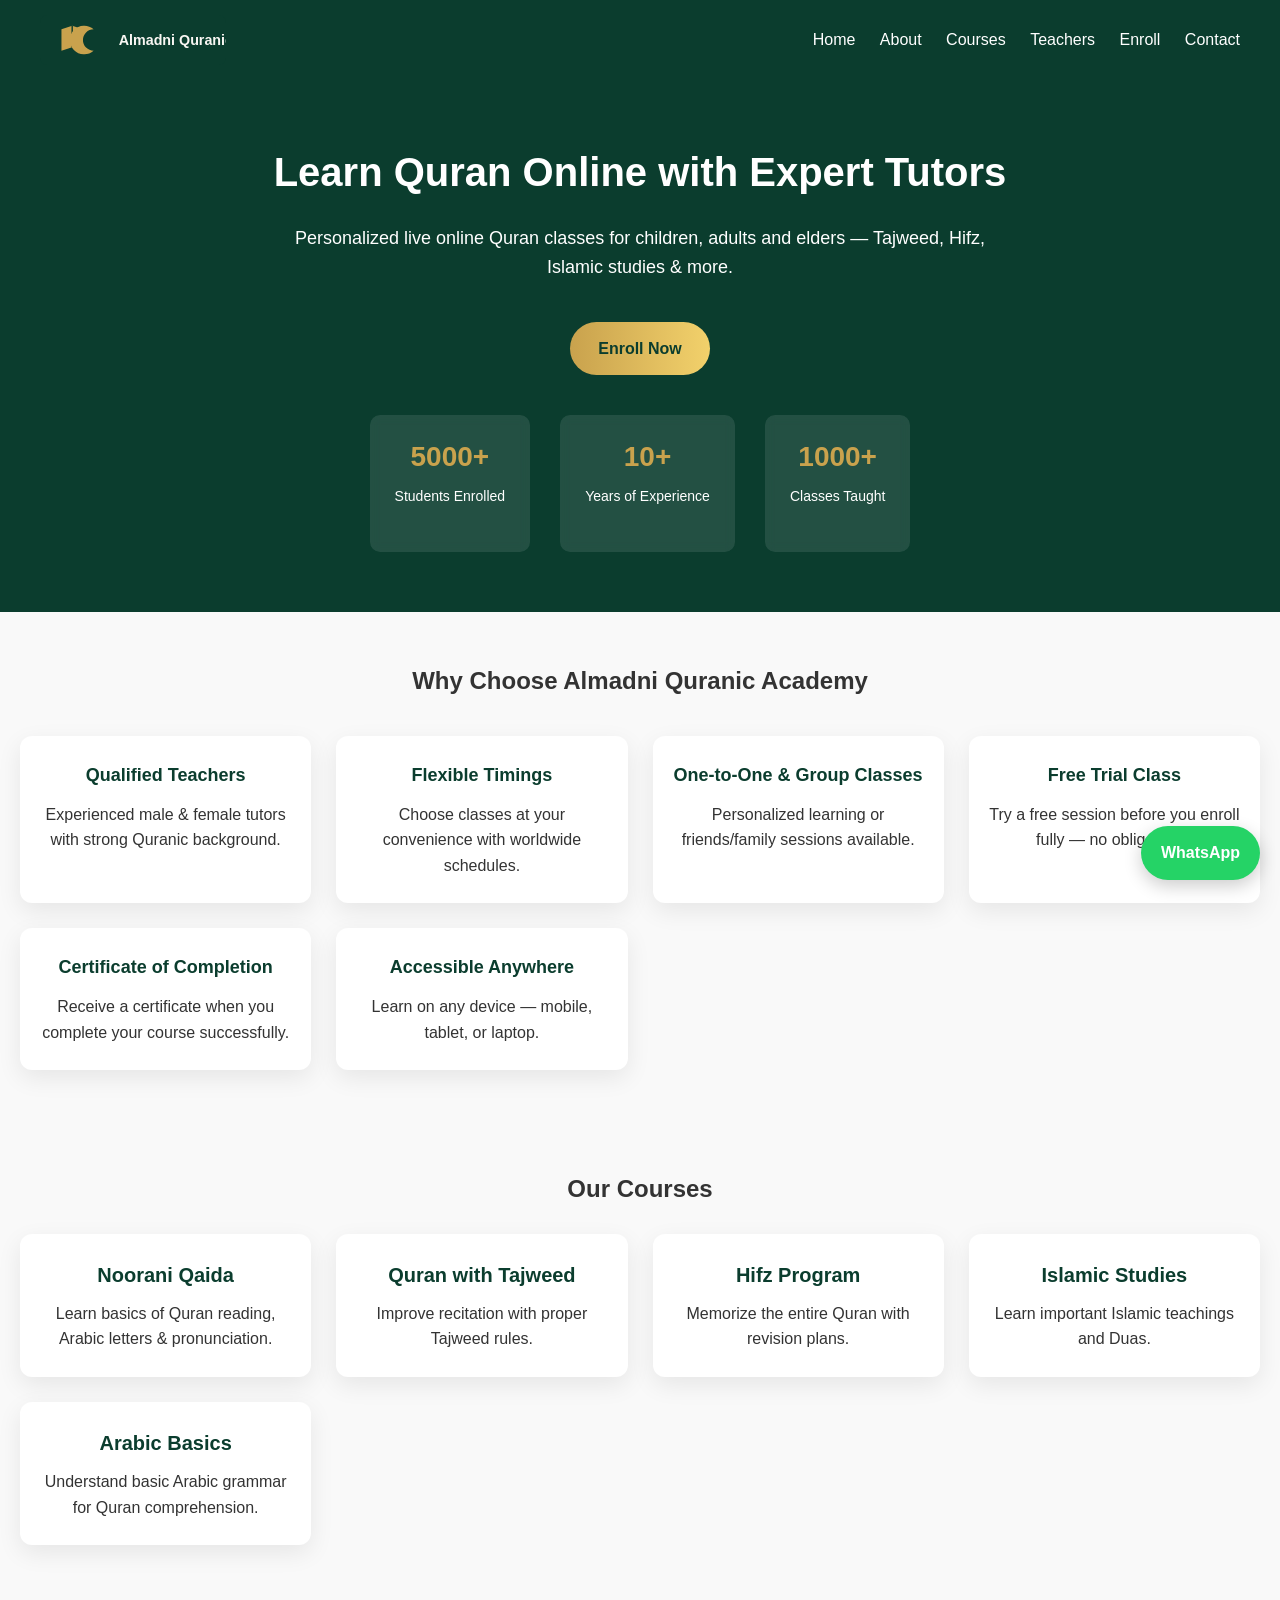
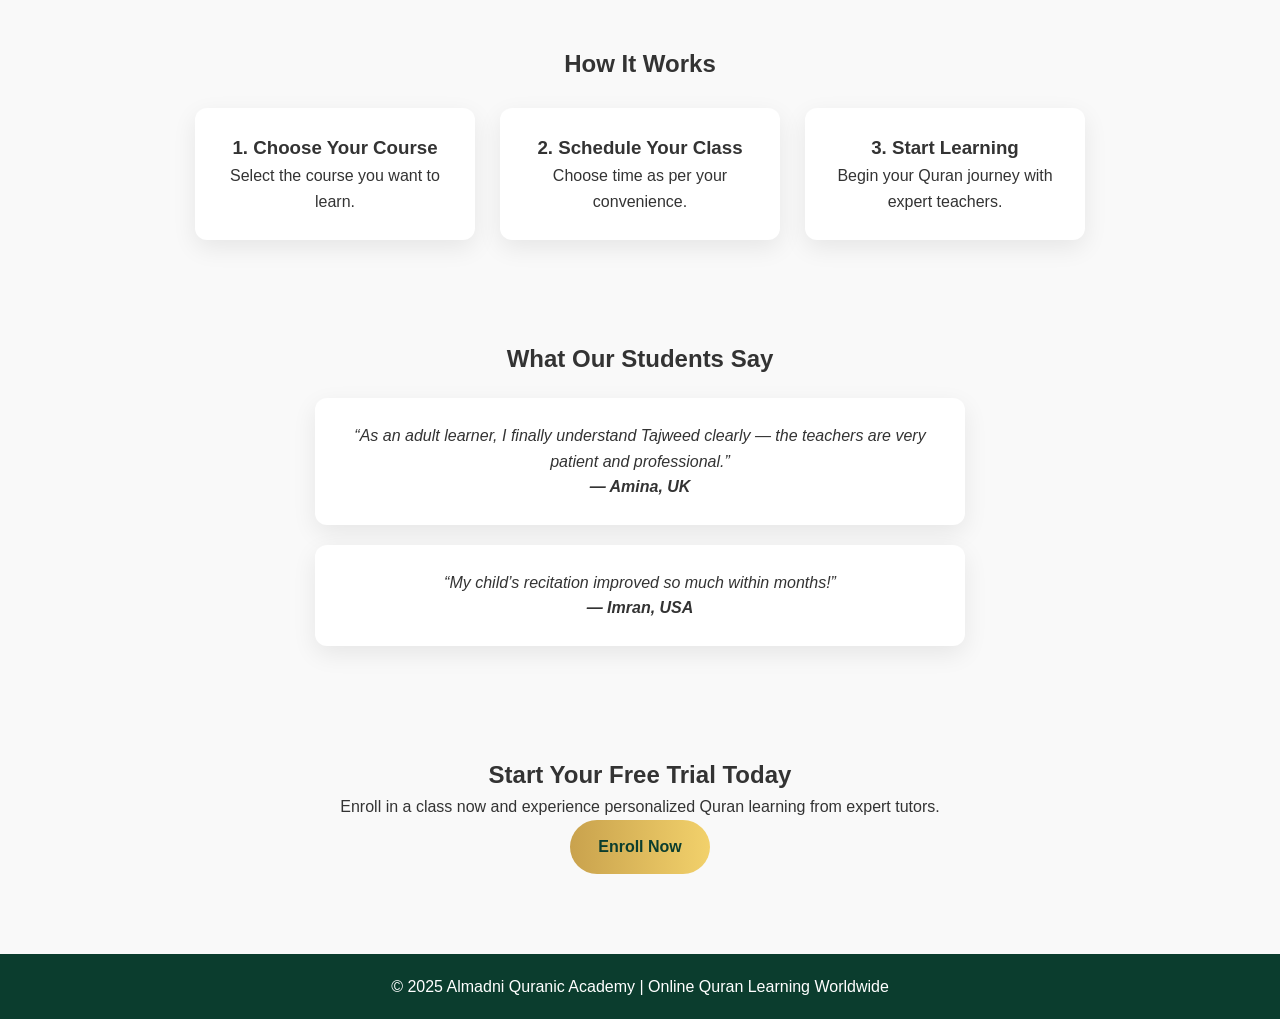
<file: index.html>
<!DOCTYPE html>
<html lang="en">
  <head>
    <meta charset="UTF-8" />
    <meta name="viewport" content="width=device-width, initial-scale=1.0" />
    <title>Almadni Quranic Academy</title>
    <link rel="stylesheet" href="css/style.css" />
    <link rel="icon" type="image/svg+xml" href="images/favicon.svg" />
  </head>
  <body>
    <!-- HEADER -->
    <header class="header">
      <img
        src="images/logo.svg"
        alt="Almadni Quranic Academy Logo"
        height="50"
      />
      <nav>
        <a href="index.html">Home</a>
        <a href="about.html">About</a>
        <a href="courses.html">Courses</a>
        <a href="teachers.html">Teachers</a>
        <a href="enroll.html">Enroll</a>
        <a href="contact.html">Contact</a>
      </nav>
    </header>

    <!-- HERO -->
    <section class="hero-advanced">
      <h1>Learn Quran Online with Expert Tutors</h1>
      <p>
        Personalized live online Quran classes for children, adults and elders —
        Tajweed, Hifz, Islamic studies & more.
      </p>
      <a href="enroll.html" class="btn hero-btn">Enroll Now</a>

      <div class="academy-stats">
        <div class="stat-box">
          <h3>5000+</h3>
          <p>Students Enrolled</p>
        </div>
        <div class="stat-box">
          <h3>10+</h3>
          <p>Years of Experience</p>
        </div>
        <div class="stat-box">
          <h3>1000+</h3>
          <p>Classes Taught</p>
        </div>
      </div>
    </section>

    <!-- WHY CHOOSE US -->
    <section class="why-choose">
      <h2>Why Choose Almadni Quranic Academy</h2>
      <div class="features-grid">
        <div class="feature-card">
          <h3>Qualified Teachers</h3>
          <p>
            Experienced male & female tutors with strong Quranic background.
          </p>
        </div>
        <div class="feature-card">
          <h3>Flexible Timings</h3>
          <p>Choose classes at your convenience with worldwide schedules.</p>
        </div>
        <div class="feature-card">
          <h3>One‑to‑One & Group Classes</h3>
          <p>Personalized learning or friends/family sessions available.</p>
        </div>
        <div class="feature-card">
          <h3>Free Trial Class</h3>
          <p>Try a free session before you enroll fully — no obligations.</p>
        </div>
        <div class="feature-card">
          <h3>Certificate of Completion</h3>
          <p>
            Receive a certificate when you complete your course successfully.
          </p>
        </div>
        <div class="feature-card">
          <h3>Accessible Anywhere</h3>
          <p>Learn on any device — mobile, tablet, or laptop.</p>
        </div>
      </div>
    </section>

    <!-- COURSES -->
    <section class="courses-advanced">
      <h2>Our Courses</h2>
      <div class="courses-grid">
        <div class="course-card">
          <h3>Noorani Qaida</h3>
          <p>Learn basics of Quran reading, Arabic letters & pronunciation.</p>
        </div>
        <div class="course-card">
          <h3>Quran with Tajweed</h3>
          <p>Improve recitation with proper Tajweed rules.</p>
        </div>
        <div class="course-card">
          <h3>Hifz Program</h3>
          <p>Memorize the entire Quran with revision plans.</p>
        </div>
        <div class="course-card">
          <h3>Islamic Studies</h3>
          <p>Learn important Islamic teachings and Duas.</p>
        </div>
        <div class="course-card">
          <h3>Arabic Basics</h3>
          <p>Understand basic Arabic grammar for Quran comprehension.</p>
        </div>
      </div>
    </section>

    <!-- HOW IT WORKS -->
    <section class="how-it-works">
      <h2>How It Works</h2>
      <div class="steps-grid">
        <div class="step-box">
          <h3>1. Choose Your Course</h3>
          <p>Select the course you want to learn.</p>
        </div>
        <div class="step-box">
          <h3>2. Schedule Your Class</h3>
          <p>Choose time as per your convenience.</p>
        </div>
        <div class="step-box">
          <h3>3. Start Learning</h3>
          <p>Begin your Quran journey with expert teachers.</p>
        </div>
      </div>
    </section>

    <!-- TESTIMONIALS -->
    <section class="testimonials">
      <h2>What Our Students Say</h2>
      <div class="testimonial-card">
        <p>
          “As an adult learner, I finally understand Tajweed clearly — the
          teachers are very patient and professional.”
        </p>
        <h4>— Amina, UK</h4>
      </div>
      <div class="testimonial-card">
        <p>“My child’s recitation improved so much within months!”</p>
        <h4>— Imran, USA</h4>
      </div>
    </section>

    <!-- ENROLL CTA -->
    <section style="text-align: center; padding: 40px 20px">
      <h2>Start Your Free Trial Today</h2>
      <p>
        Enroll in a class now and experience personalized Quran learning from
        expert tutors.
      </p>
      <a href="enroll.html" class="btn">Enroll Now</a>
    </section>

    <!-- FOOTER -->
    <footer>
      <p>© 2025 Almadni Quranic Academy | Online Quran Learning Worldwide</p>
    </footer>

    <!-- WhatsApp Button -->
    <a href="https://wa.me/923167577929" class="whatsapp-btn" target="_blank"
      >WhatsApp</a
    >
  </body>
</html>
</file>
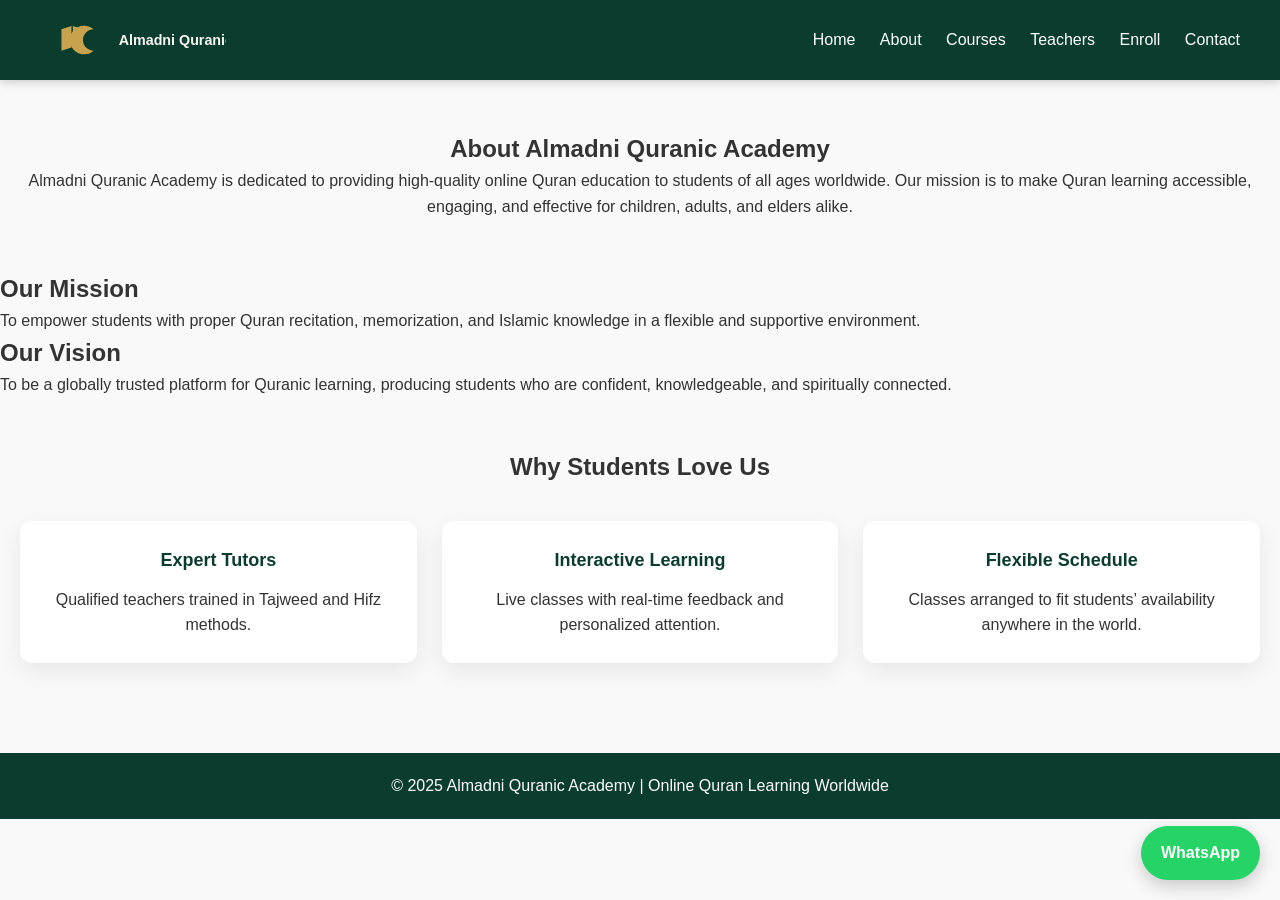
<file: about.html>
<!DOCTYPE html>
<html lang="en">
  <head>
    <meta charset="UTF-8" />
    <meta name="viewport" content="width=device-width, initial-scale=1.0" />
    <title>About Us | Almadni Quranic Academy</title>
    <link rel="stylesheet" href="css/style.css" />
    <link rel="icon" type="image/svg+xml" href="images/favicon.svg" />
  </head>
  <body>
    <header class="header">
      <img
        src="images/logo.svg"
        alt="Almadni Quranic Academy Logo"
        height="50"
      />
      <nav>
        <a href="index.html">Home</a>
        <a href="about.html">About</a>
        <a href="courses.html">Courses</a>
        <a href="teachers.html">Teachers</a>
        <a href="enroll.html">Enroll</a>
        <a href="contact.html">Contact</a>
      </nav>
    </header>

    <section style="text-align: center; padding: 50px 20px">
      <h1>About Almadni Quranic Academy</h1>
      <p>
        Almadni Quranic Academy is dedicated to providing high-quality online
        Quran education to students of all ages worldwide. Our mission is to
        make Quran learning accessible, engaging, and effective for children,
        adults, and elders alike.
      </p>
    </section>

    <section class="about-mission">
      <h2>Our Mission</h2>
      <p>
        To empower students with proper Quran recitation, memorization, and
        Islamic knowledge in a flexible and supportive environment.
      </p>

      <h2>Our Vision</h2>
      <p>
        To be a globally trusted platform for Quranic learning, producing
        students who are confident, knowledgeable, and spiritually connected.
      </p>
    </section>

    <section class="why-choose">
      <h2>Why Students Love Us</h2>
      <div class="features-grid">
        <div class="feature-card">
          <h3>Expert Tutors</h3>
          <p>Qualified teachers trained in Tajweed and Hifz methods.</p>
        </div>
        <div class="feature-card">
          <h3>Interactive Learning</h3>
          <p>
            Live classes with real-time feedback and personalized attention.
          </p>
        </div>
        <div class="feature-card">
          <h3>Flexible Schedule</h3>
          <p>
            Classes arranged to fit students’ availability anywhere in the
            world.
          </p>
        </div>
      </div>
    </section>

    <footer>
      <p>© 2025 Almadni Quranic Academy | Online Quran Learning Worldwide</p>
    </footer>

    <a href="https://wa.me/923167577929" class="whatsapp-btn" target="_blank"
      >WhatsApp</a
    >
  </body>
</html>
</file>
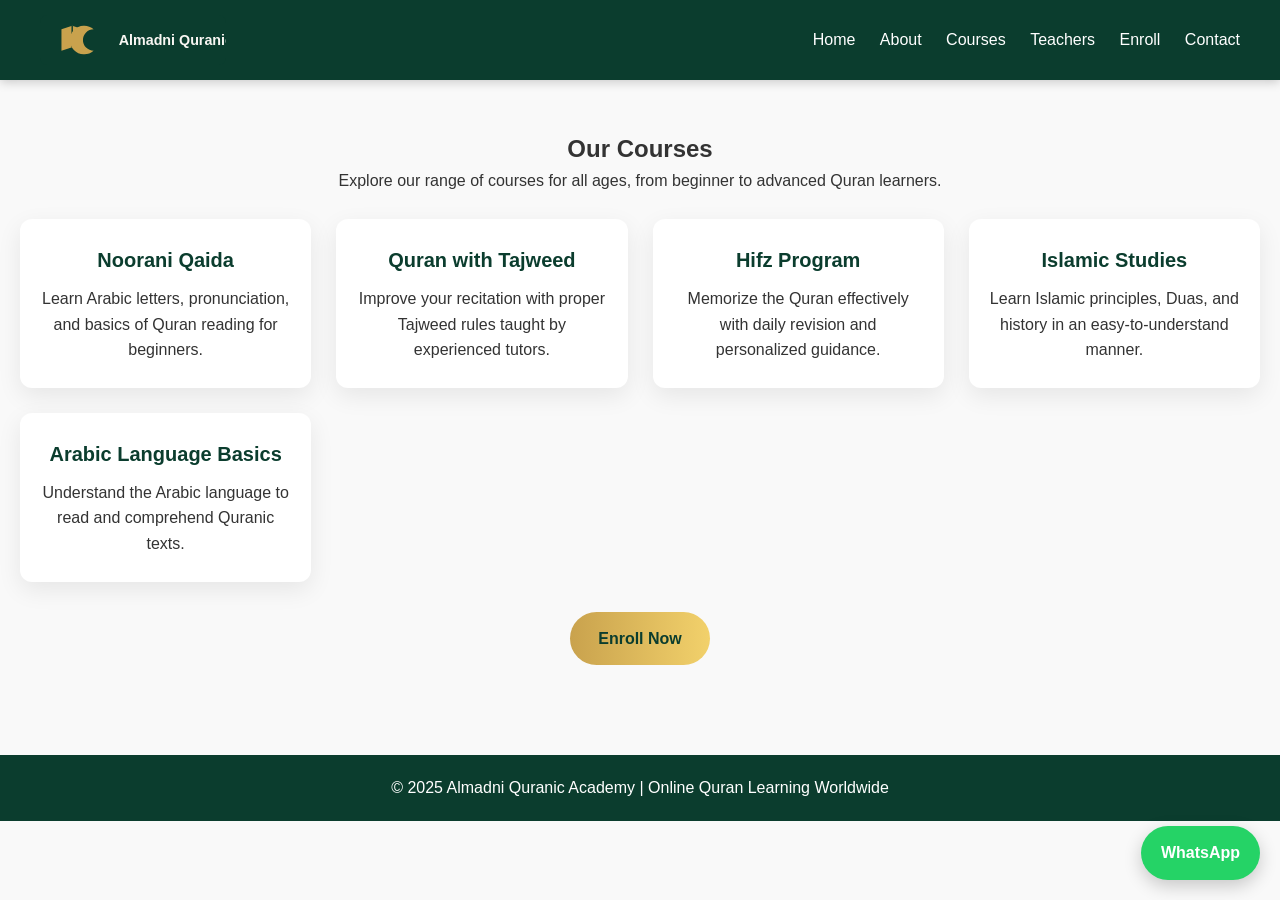
<file: courses.html>
<!DOCTYPE html>
<html lang="en">
  <head>
    <meta charset="UTF-8" />
    <meta name="viewport" content="width=device-width, initial-scale=1.0" />
    <title>Courses | Almadni Quranic Academy</title>
    <link rel="stylesheet" href="css/style.css" />
    <link rel="icon" type="image/svg+xml" href="images/favicon.svg" />
  </head>
  <body>
    <header class="header">
      <img
        src="images/logo.svg"
        alt="Almadni Quranic Academy Logo"
        height="50"
      />
      <nav>
        <a href="index.html">Home</a>
        <a href="about.html">About</a>
        <a href="courses.html">Courses</a>
        <a href="teachers.html">Teachers</a>
        <a href="enroll.html">Enroll</a>
        <a href="contact.html">Contact</a>
      </nav>
    </header>

    <section class="courses-advanced">
      <h1>Our Courses</h1>
      <p style="text-align: center; max-width: 800px; margin: auto">
        Explore our range of courses for all ages, from beginner to advanced
        Quran learners.
      </p>

      <div class="courses-grid">
        <div class="course-card">
          <h3>Noorani Qaida</h3>
          <p>
            Learn Arabic letters, pronunciation, and basics of Quran reading for
            beginners.
          </p>
        </div>
        <div class="course-card">
          <h3>Quran with Tajweed</h3>
          <p>
            Improve your recitation with proper Tajweed rules taught by
            experienced tutors.
          </p>
        </div>
        <div class="course-card">
          <h3>Hifz Program</h3>
          <p>
            Memorize the Quran effectively with daily revision and personalized
            guidance.
          </p>
        </div>
        <div class="course-card">
          <h3>Islamic Studies</h3>
          <p>
            Learn Islamic principles, Duas, and history in an easy-to-understand
            manner.
          </p>
        </div>
        <div class="course-card">
          <h3>Arabic Language Basics</h3>
          <p>
            Understand the Arabic language to read and comprehend Quranic texts.
          </p>
        </div>
      </div>

      <div style="text-align: center; margin-top: 30px">
        <a href="enroll.html" class="btn">Enroll Now</a>
      </div>
    </section>

    <footer>
      <p>© 2025 Almadni Quranic Academy | Online Quran Learning Worldwide</p>
    </footer>

    <a href="https://wa.me/923167577929" class="whatsapp-btn" target="_blank"
      >WhatsApp</a
    >
  </body>
</html>
</file>
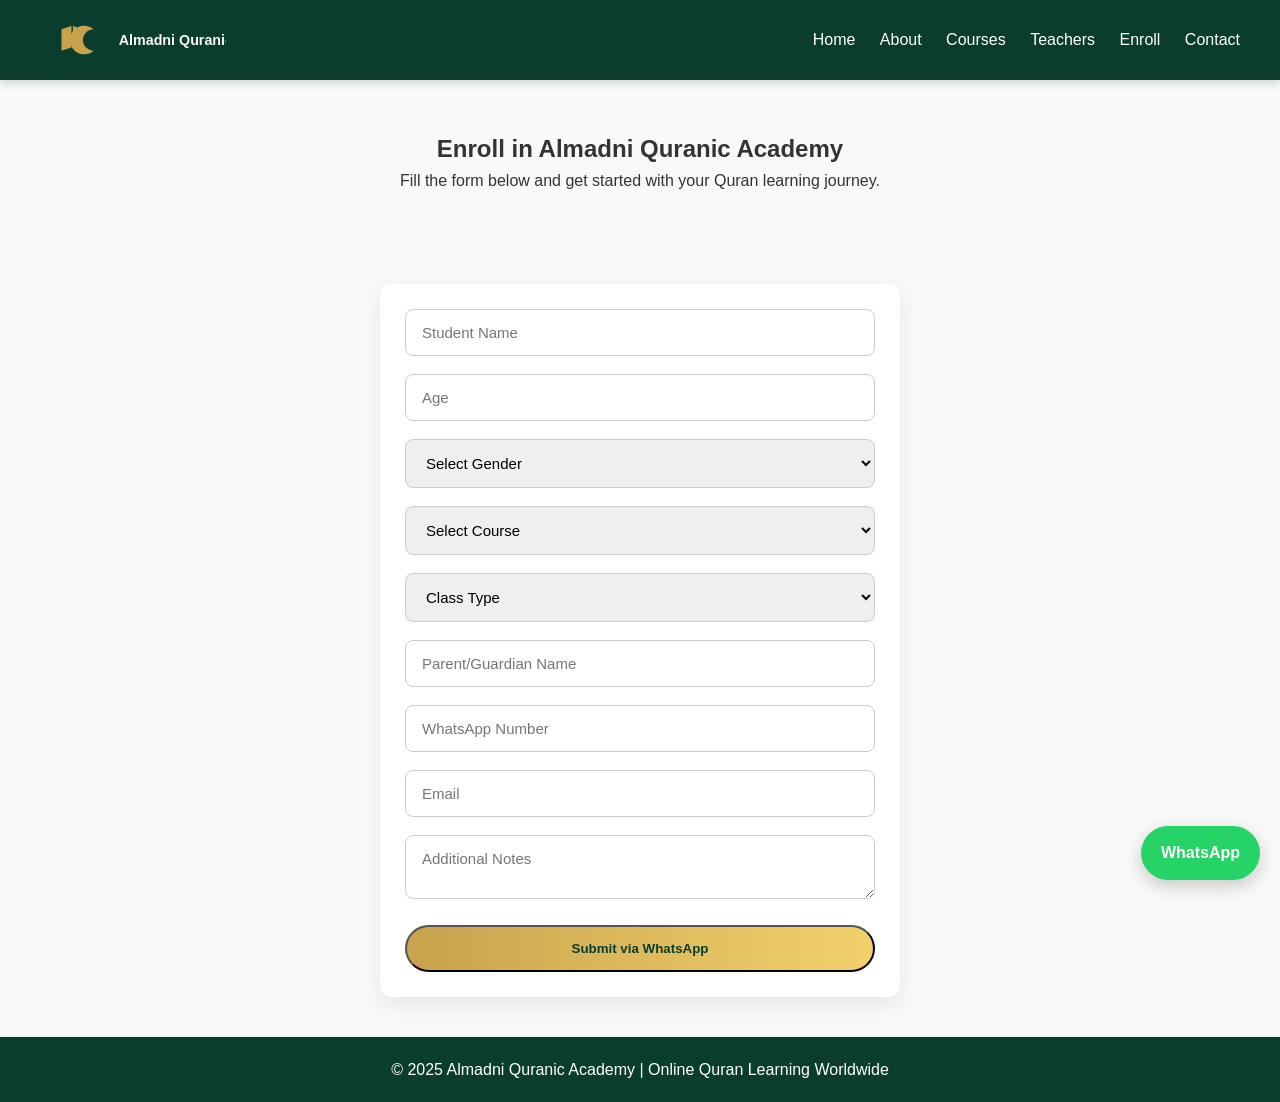
<file: enroll.html>
<!DOCTYPE html>
<html lang="en">
  <head>
    <meta charset="UTF-8" />
    <meta name="viewport" content="width=device-width, initial-scale=1.0" />
    <title>Enroll Now | Almadni Quranic Academy</title>
    <link rel="stylesheet" href="css/style.css" />
    <link rel="icon" type="image/svg+xml" href="images/favicon.svg" />
  </head>
  <body>
    <header class="header">
      <img
        src="images/logo.svg"
        alt="Almadni Quranic Academy Logo"
        height="50"
      />
      <nav>
        <a href="index.html">Home</a>
        <a href="about.html">About</a>
        <a href="courses.html">Courses</a>
        <a href="teachers.html">Teachers</a>
        <a href="enroll.html">Enroll</a>
        <a href="contact.html">Contact</a>
      </nav>
    </header>

    <section style="text-align: center; padding: 50px 20px">
      <h1>Enroll in Almadni Quranic Academy</h1>
      <p>
        Fill the form below and get started with your Quran learning journey.
      </p>
    </section>

    <section class="contact-form">
      <div id="successMessage" class="success-message">
        ✅ Thank you! Your enrollment is ready. Redirecting to WhatsApp.
      </div>
      <div id="errorMessage" class="error-message">
        ❌ Please fill all required fields correctly.
      </div>

      <form id="enrollForm">
        <input
          type="text"
          name="student_name"
          placeholder="Student Name"
          required
        />
        <input type="number" name="age" placeholder="Age" required />
        <select name="gender" required>
          <option value="">Select Gender</option>
          <option>Male</option>
          <option>Female</option>
        </select>
        <select name="course" required>
          <option value="">Select Course</option>
          <option>Noorani Qaida</option>
          <option>Quran with Tajweed</option>
          <option>Hifz Program</option>
          <option>Islamic Studies</option>
          <option>Arabic Basics</option>
        </select>
        <select name="class_type" required>
          <option value="">Class Type</option>
          <option>One-to-One</option>
          <option>Group Class</option>
        </select>
        <input
          type="text"
          name="parent_name"
          placeholder="Parent/Guardian Name"
        />
        <input
          type="text"
          name="whatsapp"
          placeholder="WhatsApp Number"
          required
        />
        <input type="email" name="email" placeholder="Email" />
        <textarea name="message" placeholder="Additional Notes"></textarea>
        <button type="submit" class="btn">Submit via WhatsApp</button>
      </form>
    </section>

    <footer>
      <p>© 2025 Almadni Quranic Academy | Online Quran Learning Worldwide</p>
    </footer>

    <a href="https://wa.me/923167577929" class="whatsapp-btn" target="_blank"
      >WhatsApp</a
    >

    <script>
      document
        .getElementById("enrollForm")
        .addEventListener("submit", function (e) {
          e.preventDefault();
          let studentName = document
            .querySelector('[name="student_name"]')
            .value.trim();
          let age = document.querySelector('[name="age"]').value.trim();
          let gender = document.querySelector('[name="gender"]').value;
          let course = document.querySelector('[name="course"]').value;
          let classType = document.querySelector('[name="class_type"]').value;
          let whatsapp = document
            .querySelector('[name="whatsapp"]')
            .value.trim();
          let parentName = document
            .querySelector('[name="parent_name"]')
            .value.trim();
          let email = document.querySelector('[name="email"]').value.trim();
          let message = document.querySelector('[name="message"]').value.trim();

          let successBox = document.getElementById("successMessage");
          let errorBox = document.getElementById("errorMessage");

          successBox.style.display = "none";
          errorBox.style.display = "none";

          if (
            !studentName ||
            !age ||
            !gender ||
            !course ||
            !classType ||
            !whatsapp
          ) {
            errorBox.style.display = "block";
            return;
          }
          if (!/^[0-9]{10,15}$/.test(whatsapp)) {
            errorBox.style.display = "block";
            errorBox.textContent =
              "❌ Enter valid WhatsApp number (numbers only).";
            return;
          }

          successBox.style.display = "block";

          let text = `Enrollment – Almadni Quranic Academy
Student Name: ${studentName}
Age: ${age}
Gender: ${gender}
Course: ${course}
Class Type: ${classType}
Parent/Guardian: ${parentName}
WhatsApp: ${whatsapp}
Email: ${email}
Notes: ${message}`;

          let phoneNumber = "923167577929"; // Replace with your WhatsApp
          let whatsappURL = `https://wa.me/${phoneNumber}?text=${encodeURIComponent(
            text
          )}`;

          setTimeout(() => {
            window.open(whatsappURL, "_blank");
            document.getElementById("enrollForm").reset();
          }, 1500);
        });
    </script>
  </body>
</html>
</file>
<file: css/style.css>
/* =========================
   GENERAL RESET & BODY
========================= */
* {
  box-sizing: border-box;
  margin: 0;
  padding: 0;
  font-family: "Poppins", sans-serif;
}

body {
  background: #f9f9f9;
  color: #333;
  line-height: 1.6;
}

/* =========================
   HEADER & NAVIGATION
========================= */
.header {
  display: flex;
  justify-content: space-between;
  align-items: center;
  padding: 15px 40px;
  background: #0b3d2e;
  color: white;
  flex-wrap: wrap;
  box-shadow: 0 2px 10px rgba(0, 0, 0, 0.2);
}

.header img {
  height: 50px;
}

.header nav a {
  color: white;
  margin-left: 20px;
  text-decoration: none;
  font-weight: 500;
  transition: 0.3s;
}

.header nav a:hover {
  color: #c9a24d;
}

@media (max-width: 768px) {
  .header {
    flex-direction: column;
    gap: 10px;
  }
  .header nav {
    display: flex;
    flex-wrap: wrap;
    justify-content: center;
    gap: 15px;
  }
}

/* =========================
   BUTTONS
========================= */
.btn {
  background: linear-gradient(90deg, #c9a24d, #f2d16b);
  color: #0b3d2e;
  padding: 14px 28px;
  text-decoration: none;
  border-radius: 30px;
  font-weight: 600;
  display: inline-block;
  transition: 0.3s;
}

.btn:hover {
  transform: translateY(-3px);
  box-shadow: 0 6px 15px rgba(0, 0, 0, 0.2);
}

/* =========================
   HERO SECTION
========================= */
.hero-advanced {
  text-align: center;
  padding: 60px 20px;
  background: #0b3d2e;
  color: white;
  position: relative;
}

.hero-advanced h1 {
  font-size: 40px;
  margin-bottom: 20px;
}

.hero-advanced p {
  font-size: 18px;
  max-width: 700px;
  margin: 0 auto 25px;
}

.hero-advanced .hero-btn {
  margin-top: 15px;
}

.academy-stats {
  display: flex;
  justify-content: center;
  gap: 30px;
  margin-top: 40px;
  flex-wrap: wrap;
}

.stat-box {
  background: rgba(255, 255, 255, 0.1);
  padding: 20px 25px;
  border-radius: 10px;
  min-width: 120px;
  text-align: center;
  backdrop-filter: blur(5px);
  transition: transform 0.3s;
}

.stat-box:hover {
  transform: scale(1.05);
}

.stat-box h3 {
  font-size: 28px;
  color: #c9a24d;
  margin: 0;
}

.stat-box p {
  margin-top: 5px;
  font-size: 14px;
  color: #fff;
}

/* =========================
   FEATURES / WHY CHOOSE US
========================= */
.why-choose {
  padding: 50px 20px;
  text-align: center;
}

.features-grid {
  display: grid;
  gap: 25px;
  grid-template-columns: repeat(auto-fit, minmax(250px, 1fr));
  margin-top: 35px;
}

.feature-card {
  background: white;
  padding: 25px 20px;
  border-radius: 12px;
  box-shadow: 0 8px 25px rgba(0, 0, 0, 0.08);
  transition: transform 0.3s, box-shadow 0.3s;
}

.feature-card:hover {
  transform: translateY(-5px);
  box-shadow: 0 12px 30px rgba(0, 0, 0, 0.15);
}

.feature-card h3 {
  color: #0b3d2e;
  margin-bottom: 12px;
  font-size: 18px;
}

/* =========================
   COURSES
========================= */
.courses-advanced {
  padding: 50px 20px;
  text-align: center;
}

.courses-grid {
  display: grid;
  gap: 25px;
  grid-template-columns: repeat(auto-fit, minmax(250px, 1fr));
  margin-top: 25px;
}

.course-card {
  background: white;
  padding: 25px 20px;
  border-radius: 12px;
  box-shadow: 0 8px 25px rgba(0, 0, 0, 0.08);
  transition: transform 0.3s, box-shadow 0.3s;
}

.course-card:hover {
  transform: translateY(-5px);
  box-shadow: 0 12px 30px rgba(0, 0, 0, 0.15);
}

.course-card h3 {
  color: #0b3d2e;
  font-size: 20px;
  margin-bottom: 10px;
}

/* =========================
   HOW IT WORKS
========================= */
.how-it-works {
  padding: 50px 20px;
  text-align: center;
}

.steps-grid {
  display: flex;
  flex-wrap: wrap;
  justify-content: center;
  gap: 25px;
  margin-top: 25px;
}

.step-box {
  background: white;
  padding: 25px 20px;
  border-radius: 12px;
  max-width: 280px;
  box-shadow: 0 8px 25px rgba(0, 0, 0, 0.08);
  transition: transform 0.3s, box-shadow 0.3s;
}

.step-box:hover {
  transform: translateY(-5px);
  box-shadow: 0 12px 30px rgba(0, 0, 0, 0.15);
}

/* =========================
   TESTIMONIALS
========================= */
.testimonials {
  padding: 50px 20px;
  text-align: center;
}

.testimonial-card {
  background: white;
  padding: 25px 20px;
  border-radius: 12px;
  box-shadow: 0 8px 25px rgba(0, 0, 0, 0.08);
  margin: 20px auto;
  max-width: 650px;
  font-style: italic;
  transition: transform 0.3s, box-shadow 0.3s;
}

.testimonial-card:hover {
  transform: translateY(-5px);
  box-shadow: 0 12px 30px rgba(0, 0, 0, 0.15);
}

/* =========================
   TEACHERS
========================= */
.teachers-grid {
  display: flex;
  flex-wrap: wrap;
  gap: 25px;
  justify-content: center;
  padding: 50px 20px;
}

.teacher-card {
  background: white;
  border-radius: 12px;
  box-shadow: 0 8px 25px rgba(0, 0, 0, 0.08);
  text-align: center;
  padding: 25px 20px;
  max-width: 240px;
  transition: transform 0.3s, box-shadow 0.3s;
}

.teacher-card:hover {
  transform: translateY(-5px);
  box-shadow: 0 12px 30px rgba(0, 0, 0, 0.15);
}

.teacher-card img {
  width: 130px;
  height: 130px;
  border-radius: 50%;
  object-fit: cover;
  margin-bottom: 12px;
}

.teacher-card h3 {
  color: #0b3d2e;
  margin-bottom: 8px;
  font-size: 18px;
}

.teacher-card p {
  font-size: 14px;
  color: #555;
}

/* =========================
   CONTACT / ENROLL FORMS
========================= */
.contact-form {
  max-width: 520px;
  margin: 40px auto;
  padding: 25px;
  background: white;
  border-radius: 12px;
  box-shadow: 0 8px 25px rgba(0, 0, 0, 0.08);
}

.contact-form input,
.contact-form select,
.contact-form textarea {
  width: 100%;
  padding: 14px 16px;
  margin-bottom: 18px;
  border-radius: 8px;
  border: 1px solid #ccc;
  font-size: 15px;
  transition: border-color 0.3s, box-shadow 0.3s;
}

.contact-form input:focus,
.contact-form select:focus,
.contact-form textarea:focus {
  border-color: #c9a24d;
  box-shadow: 0 0 8px rgba(201, 162, 77, 0.3);
  outline: none;
}

.contact-form button {
  width: 100%;
}

/* SUCCESS / ERROR MESSAGES */
.success-message {
  display: none;
  background: #e6f7ef;
  color: #0b3d2e;
  border-left: 5px solid #3fa46a;
  padding: 15px;
  margin-bottom: 15px;
  border-radius: 8px;
  font-size: 14px;
}

.error-message {
  display: none;
  background: #fdecea;
  color: #a94442;
  border-left: 5px solid #d9534f;
  padding: 15px;
  margin-bottom: 15px;
  border-radius: 8px;
  font-size: 14px;
}

/* =========================
   FOOTER
========================= */
footer {
  background: #0b3d2e;
  color: white;
  padding: 20px;
  text-align: center;
  margin-top: 40px;
}

/* =========================
   WHATSAPP BUTTON
========================= */
.whatsapp-btn {
  position: fixed;
  bottom: 20px;
  right: 20px;
  background: #25d366;
  color: white;
  padding: 14px 20px;
  border-radius: 50px;
  text-decoration: none;
  font-weight: bold;
  box-shadow: 0 6px 18px rgba(0, 0, 0, 0.2);
  z-index: 1000;
  transition: transform 0.3s;
}

.whatsapp-btn:hover {
  transform: translateY(-3px);
  background: #1ebe5d;
}

/* =========================
   RESPONSIVE
========================= */
@media (max-width: 768px) {
  .hero-advanced h1 {
    font-size: 28px;
  }
  .hero-advanced p {
    font-size: 16px;
    line-height: 1.6;
  }
  .features-grid,
  .courses-grid {
    grid-template-columns: repeat(auto-fit, minmax(200px, 1fr));
  }
  .steps-grid {
    flex-direction: column;
    gap: 20px;
  }
  .academy-stats {
    flex-direction: column;
    gap: 15px;
  }
  .teacher-card {
    max-width: 100%;
  }
  .contact-form {
    width: 90%;
    padding: 20px;
  }
}
</file>
